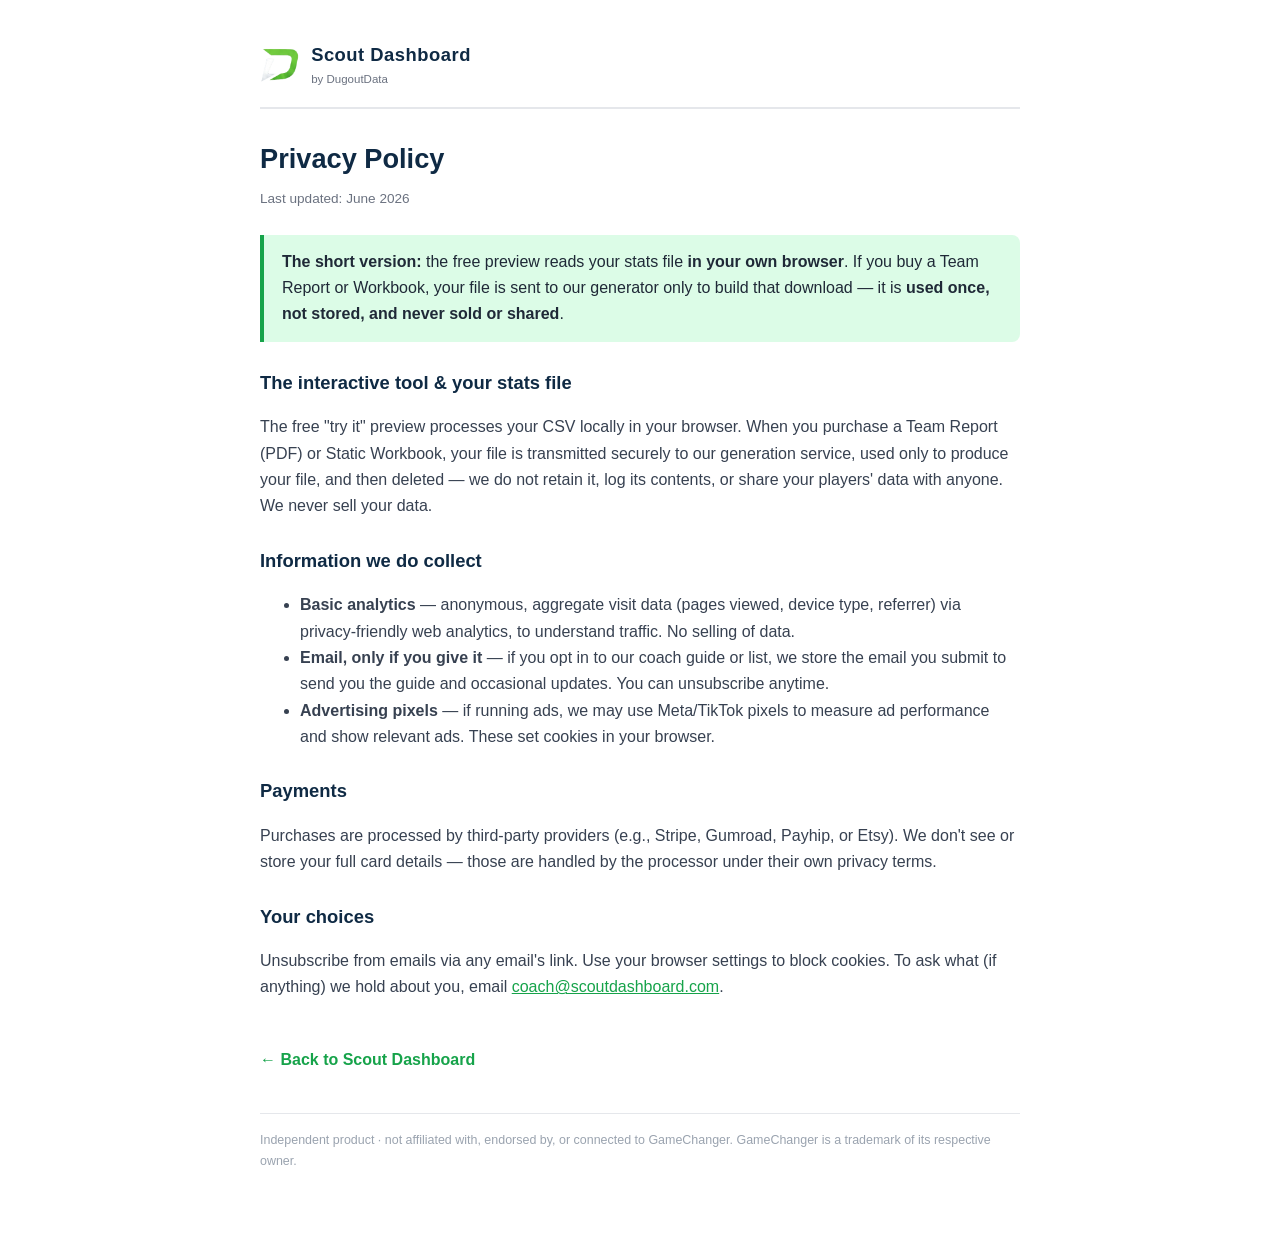
<file: privacy.html>
<!DOCTYPE html>
<html lang="en">
<head>
<meta charset="UTF-8">
<meta name="viewport" content="width=device-width, initial-scale=1.0">
<title>Privacy Policy — Scout Dashboard by DugoutData</title>
<meta name="robots" content="all">
<link rel="icon" href="img/logo.png" type="image/png">
<style>
  body{font-family:Arial,Helvetica,sans-serif;color:#1F2937;line-height:1.65;max-width:760px;margin:0 auto;padding:40px 24px 80px;background:#fff}
  a{color:#16A34A}
  header{display:flex;align-items:center;gap:12px;border-bottom:2px solid #E5E7EB;padding-bottom:18px;margin-bottom:28px}
  header img{height:36px}
  header b{font-size:1.15rem;color:#0F2A44;letter-spacing:.5px}
  header span{font-size:.72rem;color:#6B7280;display:block}
  h1{color:#0F2A44;font-size:1.7rem;margin:0 0 6px}
  .upd{color:#6B7280;font-size:.85rem;margin-bottom:24px}
  h2{color:#0F2A44;font-size:1.15rem;margin:26px 0 8px}
  p,li{color:#374151}
  .hl{background:#DCFCE7;border-left:4px solid #16A34A;padding:14px 18px;border-radius:0 8px 8px 0}
  .back{display:inline-block;margin-top:30px;color:#16A34A;text-decoration:none;font-weight:600}
  footer{margin-top:40px;border-top:1px solid #E5E7EB;padding-top:16px;color:#9aa3af;font-size:.78rem}
</style>
</head>
<body>
<header>
  <img src="img/logo.png" alt="DugoutData logo">
  <span><b>Scout Dashboard</b><span>by DugoutData</span></span>
</header>

<h1>Privacy Policy</h1>
<div class="upd">Last updated: June 2026</div>

<div class="hl"><b>The short version:</b> the free preview reads your stats file <b>in your own browser</b>. If you buy a Team Report or Workbook, your file is sent to our generator only to build that download — it is <b>used once, not stored, and never sold or shared</b>.</div>

<h2>The interactive tool &amp; your stats file</h2>
<p>The free "try it" preview processes your CSV locally in your browser. When you purchase a Team Report (PDF) or Static Workbook, your file is transmitted securely to our generation service, used only to produce your file, and then deleted — we do not retain it, log its contents, or share your players' data with anyone. We never sell your data.</p>

<h2>Information we do collect</h2>
<ul>
  <li><b>Basic analytics</b> — anonymous, aggregate visit data (pages viewed, device type, referrer) via privacy-friendly web analytics, to understand traffic. No selling of data.</li>
  <li><b>Email, only if you give it</b> — if you opt in to our coach guide or list, we store the email you submit to send you the guide and occasional updates. You can unsubscribe anytime.</li>
  <li><b>Advertising pixels</b> — if running ads, we may use Meta/TikTok pixels to measure ad performance and show relevant ads. These set cookies in your browser.</li>
</ul>

<h2>Payments</h2>
<p>Purchases are processed by third-party providers (e.g., Stripe, Gumroad, Payhip, or Etsy). We don't see or store your full card details — those are handled by the processor under their own privacy terms.</p>

<h2>Your choices</h2>
<p>Unsubscribe from emails via any email's link. Use your browser settings to block cookies. To ask what (if anything) we hold about you, email <a href="mailto:coach@scoutdashboard.com">coach@scoutdashboard.com</a>.</p>

<a class="back" href="/">← Back to Scout Dashboard</a>
<footer>Independent product · not affiliated with, endorsed by, or connected to GameChanger. GameChanger is a trademark of its respective owner.</footer>
</body>
</html>
</file>
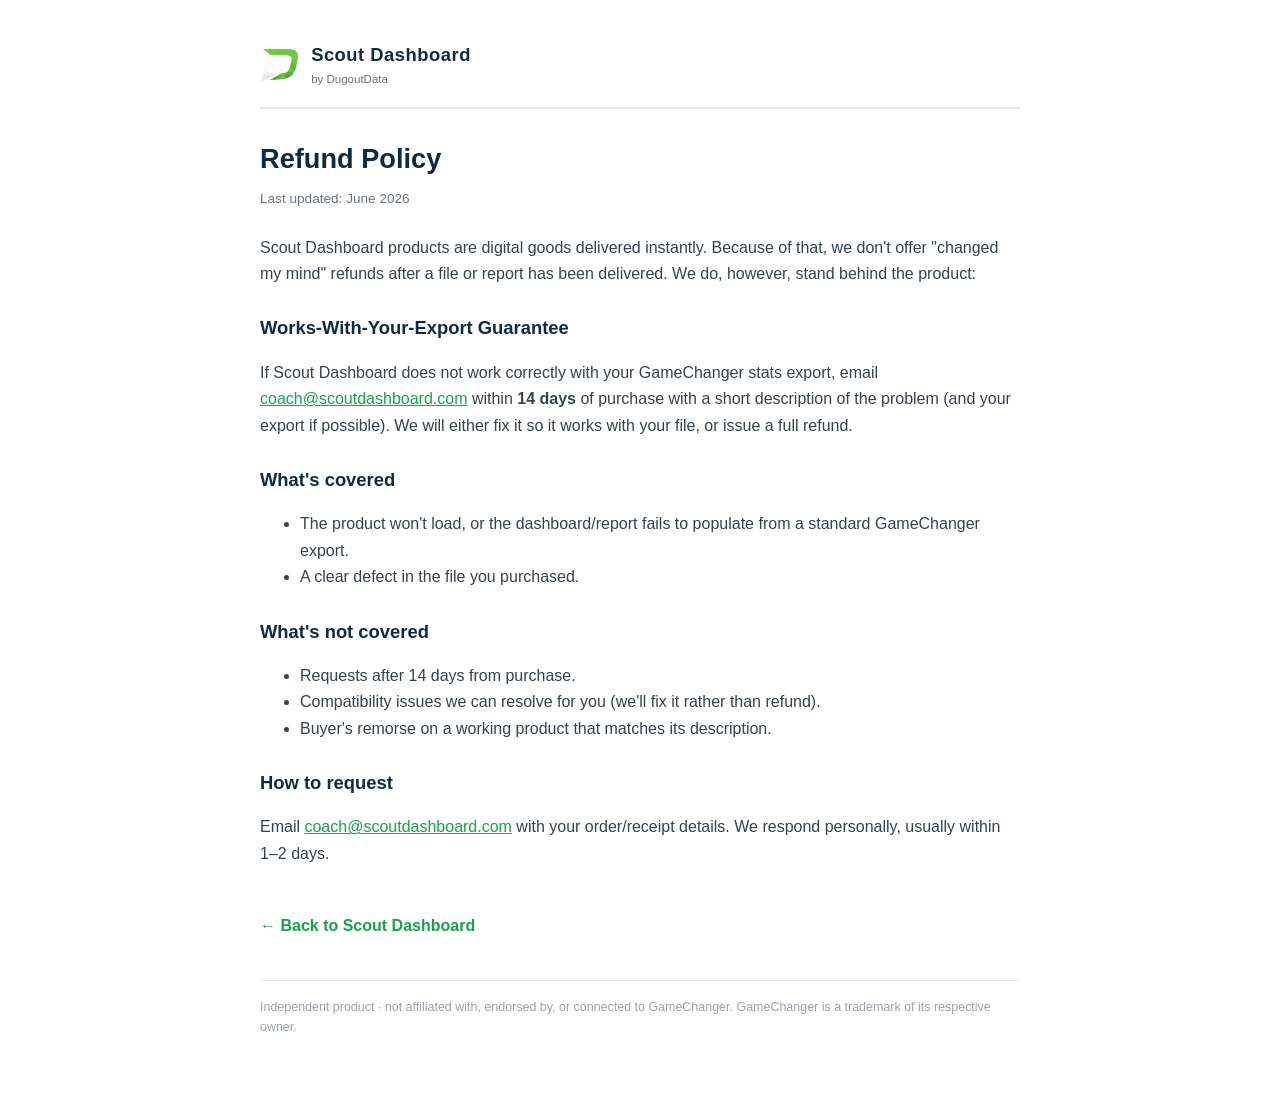
<file: refund.html>
<!DOCTYPE html>
<html lang="en">
<head>
<meta charset="UTF-8">
<meta name="viewport" content="width=device-width, initial-scale=1.0">
<title>Refund Policy — Scout Dashboard by DugoutData</title>
<meta name="robots" content="all">
<link rel="icon" href="img/logo.png" type="image/png">
<style>
  body{font-family:Arial,Helvetica,sans-serif;color:#1F2937;line-height:1.65;max-width:760px;margin:0 auto;padding:40px 24px 80px;background:#fff}
  a{color:#16A34A}
  header{display:flex;align-items:center;gap:12px;border-bottom:2px solid #E5E7EB;padding-bottom:18px;margin-bottom:28px}
  header img{height:36px}
  header b{font-size:1.15rem;color:#0F2A44;letter-spacing:.5px}
  header span{font-size:.72rem;color:#6B7280;display:block}
  h1{color:#0F2A44;font-size:1.7rem;margin:0 0 6px}
  .upd{color:#6B7280;font-size:.85rem;margin-bottom:24px}
  h2{color:#0F2A44;font-size:1.15rem;margin:26px 0 8px}
  p,li{color:#374151}
  .back{display:inline-block;margin-top:30px;color:#16A34A;text-decoration:none;font-weight:600}
  footer{margin-top:40px;border-top:1px solid #E5E7EB;padding-top:16px;color:#9aa3af;font-size:.78rem}
</style>
</head>
<body>
<header>
  <img src="img/logo.png" alt="DugoutData logo">
  <span><b>Scout Dashboard</b><span>by DugoutData</span></span>
</header>

<h1>Refund Policy</h1>
<div class="upd">Last updated: June 2026</div>

<p>Scout Dashboard products are digital goods delivered instantly. Because of that, we don't offer "changed my mind" refunds after a file or report has been delivered. We do, however, stand behind the product:</p>

<h2>Works-With-Your-Export Guarantee</h2>
<p>If Scout Dashboard does not work correctly with your GameChanger stats export, email <a href="mailto:coach@scoutdashboard.com">coach@scoutdashboard.com</a> within <b>14 days</b> of purchase with a short description of the problem (and your export if possible). We will either fix it so it works with your file, or issue a full refund.</p>

<h2>What's covered</h2>
<ul>
  <li>The product won't load, or the dashboard/report fails to populate from a standard GameChanger export.</li>
  <li>A clear defect in the file you purchased.</li>
</ul>

<h2>What's not covered</h2>
<ul>
  <li>Requests after 14 days from purchase.</li>
  <li>Compatibility issues we can resolve for you (we'll fix it rather than refund).</li>
  <li>Buyer's remorse on a working product that matches its description.</li>
</ul>

<h2>How to request</h2>
<p>Email <a href="mailto:coach@scoutdashboard.com">coach@scoutdashboard.com</a> with your order/receipt details. We respond personally, usually within 1–2 days.</p>

<a class="back" href="/">← Back to Scout Dashboard</a>
<footer>Independent product · not affiliated with, endorsed by, or connected to GameChanger. GameChanger is a trademark of its respective owner.</footer>
</body>
</html>
</file>
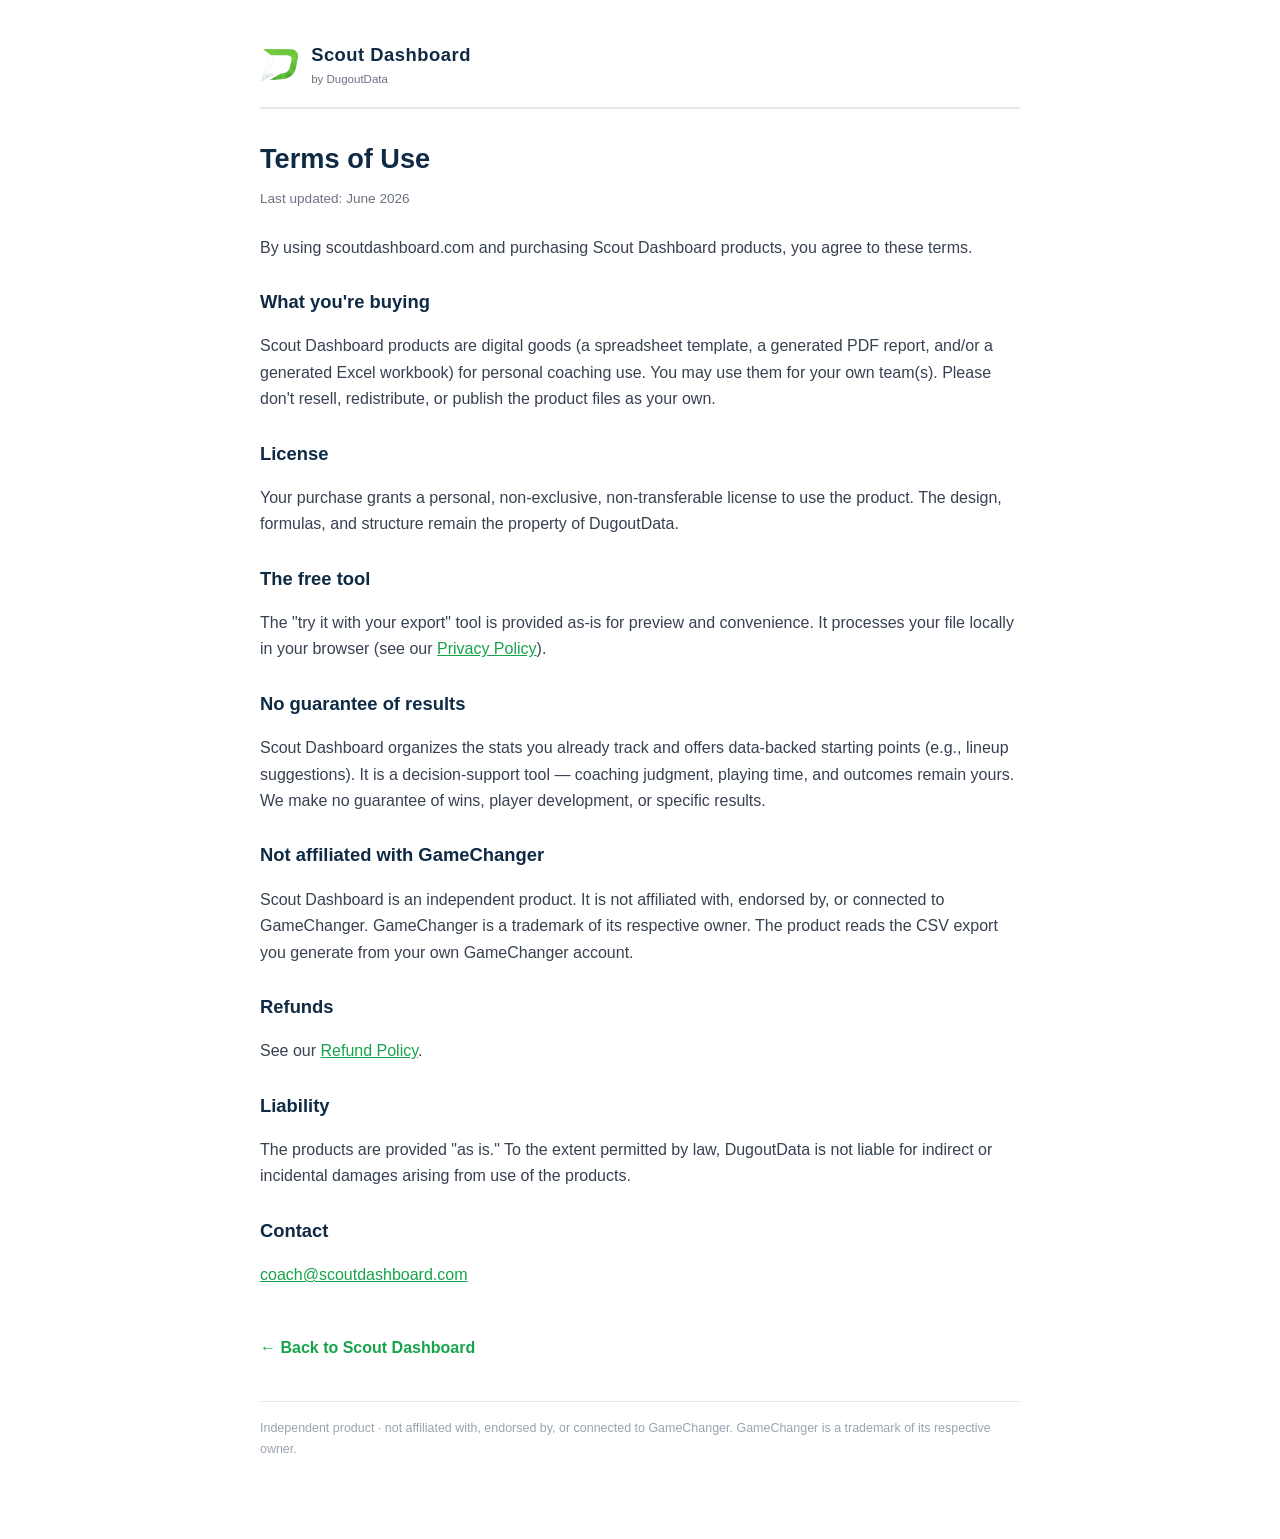
<file: terms.html>
<!DOCTYPE html>
<html lang="en">
<head>
<meta charset="UTF-8">
<meta name="viewport" content="width=device-width, initial-scale=1.0">
<title>Terms of Use — Scout Dashboard by DugoutData</title>
<meta name="robots" content="all">
<link rel="icon" href="img/logo.png" type="image/png">
<style>
  body{font-family:Arial,Helvetica,sans-serif;color:#1F2937;line-height:1.65;max-width:760px;margin:0 auto;padding:40px 24px 80px;background:#fff}
  a{color:#16A34A}
  header{display:flex;align-items:center;gap:12px;border-bottom:2px solid #E5E7EB;padding-bottom:18px;margin-bottom:28px}
  header img{height:36px}
  header b{font-size:1.15rem;color:#0F2A44;letter-spacing:.5px}
  header span{font-size:.72rem;color:#6B7280;display:block}
  h1{color:#0F2A44;font-size:1.7rem;margin:0 0 6px}
  .upd{color:#6B7280;font-size:.85rem;margin-bottom:24px}
  h2{color:#0F2A44;font-size:1.15rem;margin:26px 0 8px}
  p,li{color:#374151}
  .back{display:inline-block;margin-top:30px;color:#16A34A;text-decoration:none;font-weight:600}
  footer{margin-top:40px;border-top:1px solid #E5E7EB;padding-top:16px;color:#9aa3af;font-size:.78rem}
</style>
</head>
<body>
<header>
  <img src="img/logo.png" alt="DugoutData logo">
  <span><b>Scout Dashboard</b><span>by DugoutData</span></span>
</header>

<h1>Terms of Use</h1>
<div class="upd">Last updated: June 2026</div>

<p>By using scoutdashboard.com and purchasing Scout Dashboard products, you agree to these terms.</p>

<h2>What you're buying</h2>
<p>Scout Dashboard products are digital goods (a spreadsheet template, a generated PDF report, and/or a generated Excel workbook) for personal coaching use. You may use them for your own team(s). Please don't resell, redistribute, or publish the product files as your own.</p>

<h2>License</h2>
<p>Your purchase grants a personal, non-exclusive, non-transferable license to use the product. The design, formulas, and structure remain the property of DugoutData.</p>

<h2>The free tool</h2>
<p>The "try it with your export" tool is provided as-is for preview and convenience. It processes your file locally in your browser (see our <a href="/privacy">Privacy Policy</a>).</p>

<h2>No guarantee of results</h2>
<p>Scout Dashboard organizes the stats you already track and offers data-backed starting points (e.g., lineup suggestions). It is a decision-support tool — coaching judgment, playing time, and outcomes remain yours. We make no guarantee of wins, player development, or specific results.</p>

<h2>Not affiliated with GameChanger</h2>
<p>Scout Dashboard is an independent product. It is not affiliated with, endorsed by, or connected to GameChanger. GameChanger is a trademark of its respective owner. The product reads the CSV export you generate from your own GameChanger account.</p>

<h2>Refunds</h2>
<p>See our <a href="/refund">Refund Policy</a>.</p>

<h2>Liability</h2>
<p>The products are provided "as is." To the extent permitted by law, DugoutData is not liable for indirect or incidental damages arising from use of the products.</p>

<h2>Contact</h2>
<p><a href="mailto:coach@scoutdashboard.com">coach@scoutdashboard.com</a></p>

<a class="back" href="/">← Back to Scout Dashboard</a>
<footer>Independent product · not affiliated with, endorsed by, or connected to GameChanger. GameChanger is a trademark of its respective owner.</footer>
</body>
</html>
</file>
